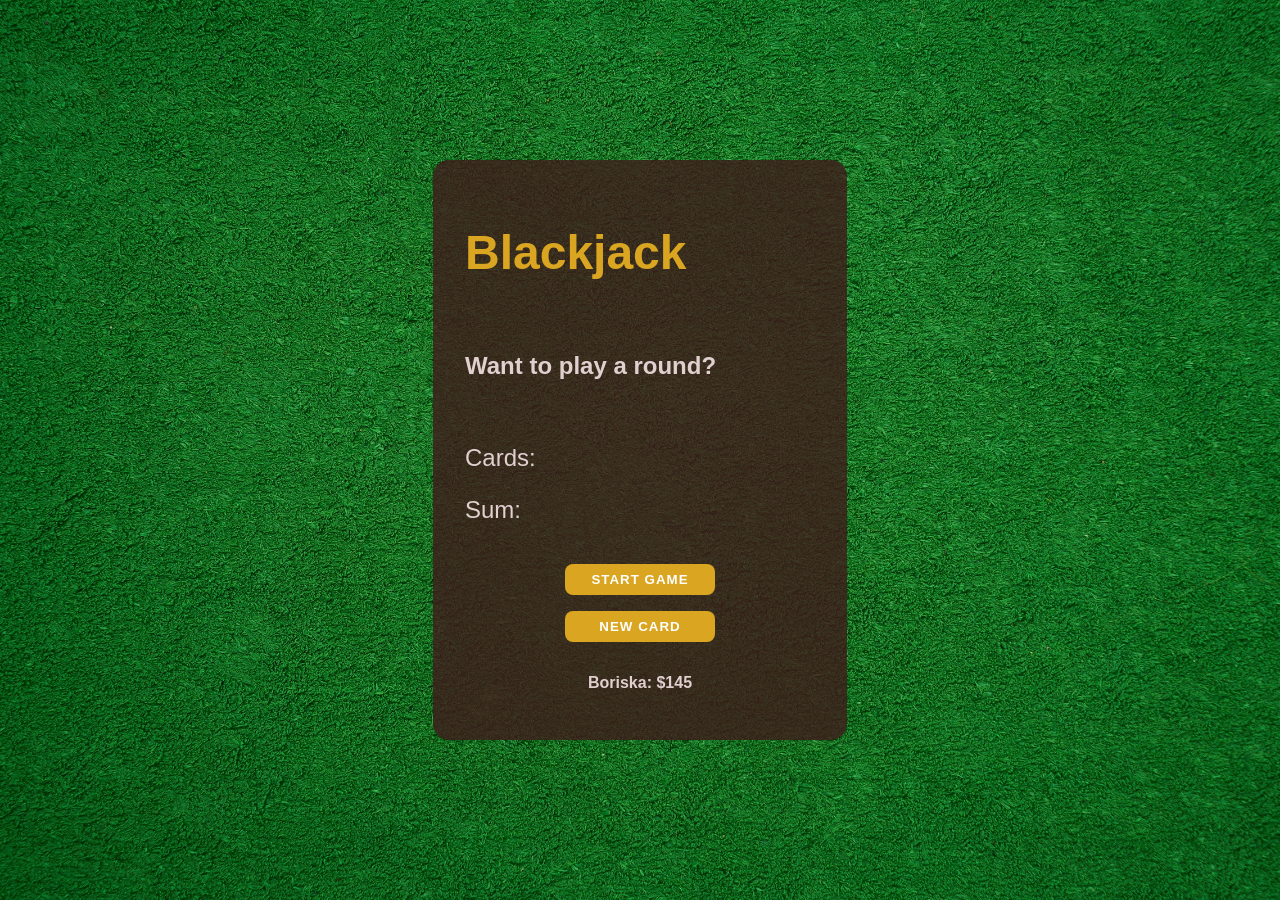
<file: blackjack-game/index.html>
<html lang="en">
<head>
    <meta charset="UTF-8">
    <meta name="viewport" content="width=device-width, initial-scale=1.0">
    <title>live: Blackjack</title>
    <link rel="stylesheet" href="./styles.css">
    <link type="favicon" sizes="32x32" rel="icon" href="../icons8-youtube live-ios_filled-32.png">
    <script src="./script.js" defer></script>
</head>
<body>
    <main>
        <h1>Blackjack</h1>
        <p id="message-el">Want to play a round?</p>
        <div class="score-els">
            <p id="cards-el">Cards:</p>
            <p id="sum-el">Sum:</p>
        </div>
        <button id="play-button" onclick="startGame()">START GAME</button>
        <button id="new-card-button" onclick="drawNewCard()">NEW CARD</button>
        <p id="player-info-el">$: </p>
    </main>

   
</body>
</html>
</file>
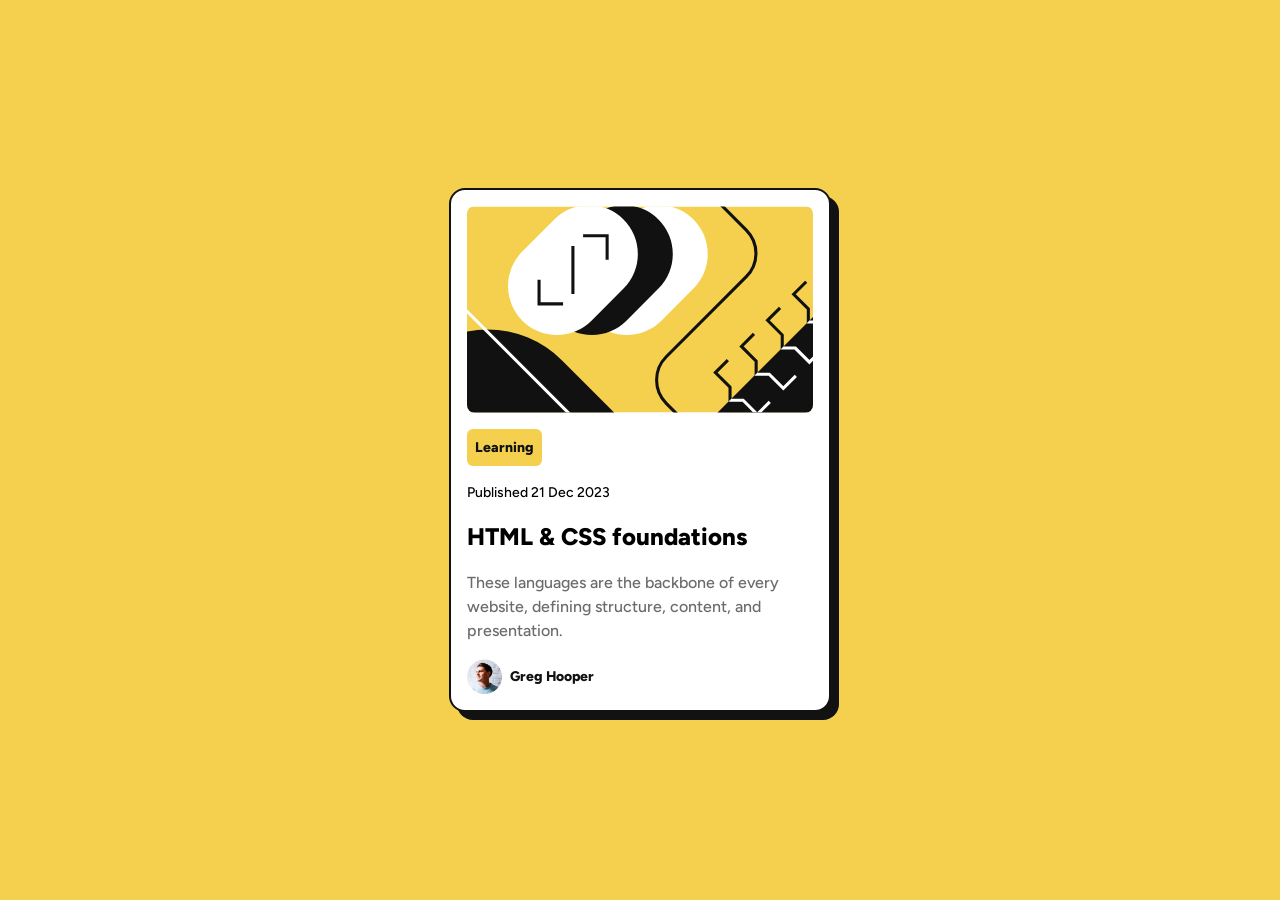
<file: blog-preview-card/index.html>
<!DOCTYPE html>
<html lang="en">
<head>
  <meta charset="UTF-8">
  <meta name="viewport" content="width=device-width, initial-scale=1.0"> 
  <meta name="description" content="A blog preview card component.">

  <link rel="icon" type="image/png" sizes="32x32" href="./assets/images/favicon-32x32.png">

  <link rel="preconnect" href="https://fonts.googleapis.com">
  <link rel="preconnect" href="https://fonts.gstatic.com" crossorigin>
  <link href="https://fonts.googleapis.com/css2?family=Figtree:wght@500;800&display=swap" rel="stylesheet">
    
  <link rel="stylesheet" href="./style.css">
  <title>Blog preview card</title>
</head>
<body>
  <main>
    <article class="card">
        <img src="./assets/images/illustration-article.svg" alt="" class="illustration-article">
        <p class="post-tag text-preset-3-extra-bold">Learning</p>
        <div class="card-text">
          <p class="date-published text-preset-3-medium">Published 21 Dec 2023</p>
          <a href="#" class="article-head text-preset-1">HTML & CSS foundations</a>
          <p class="article-subhead text-preset-2">These languages are the backbone of every website, defining structure, content, and presentation.</p>
        </div>
        <div class="author-info">
          <img src="./assets/images/image-avatar.webp" width="35" height="35" alt="" class="author-pfp">
          <p class="author-name text-preset-3-extra-bold">Greg Hooper</p>
        </div>
    </article>
  </main>  
</body>
</html>
</file>
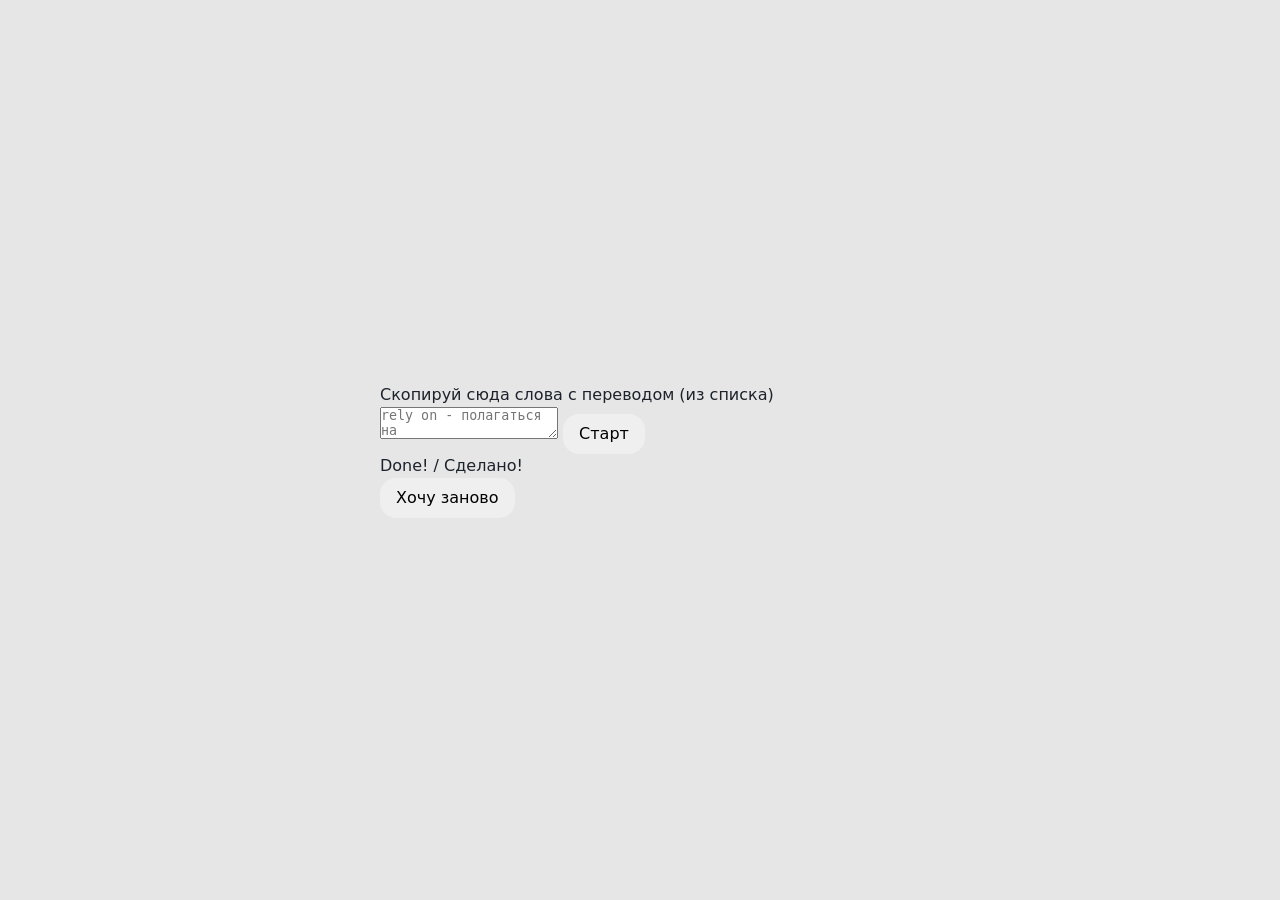
<file: eng-ru-quiz/index.html>
<html lang="en">
<head>
    <meta charset="UTF-8">
    <meta name="viewport" content="width=device-width, initial-scale=1.0">
    <title> Cards / Карточки </title>
    <link rel="stylesheet" href="./styles.css">
    <script src="./script.js" defer></script>
</head>
<body>
    <main>
        <!-- Scr. 1: Paste the words list -->
        <section id="paste">
            <p class="hint">Скопируй сюда слова с переводом (из списка)</p>
            <textarea name="" id="input" placeholder="rely on - полагаться на &#10; fed up - сыт по горло"></textarea>
            <button class="primary" id="start">Старт</button>
        </section>


        <!-- Scr. 2: Train the words -->
         <section id="train">
            <div class="card">
                
            </div>
            <div class="row hidden">
                <button class="yes-know"></button>
                <button class="no-forgot"></button>
            </div>
         </section>

         <!-- Scr. 3: Words done -->
          <section id="words-done">
            <div class="card">Done! / Сделано!</div>
            <button class="primary" id="repeat-quiz">Хочу заново</button>
          </section>
    </main>
</body>
</html>
</file>
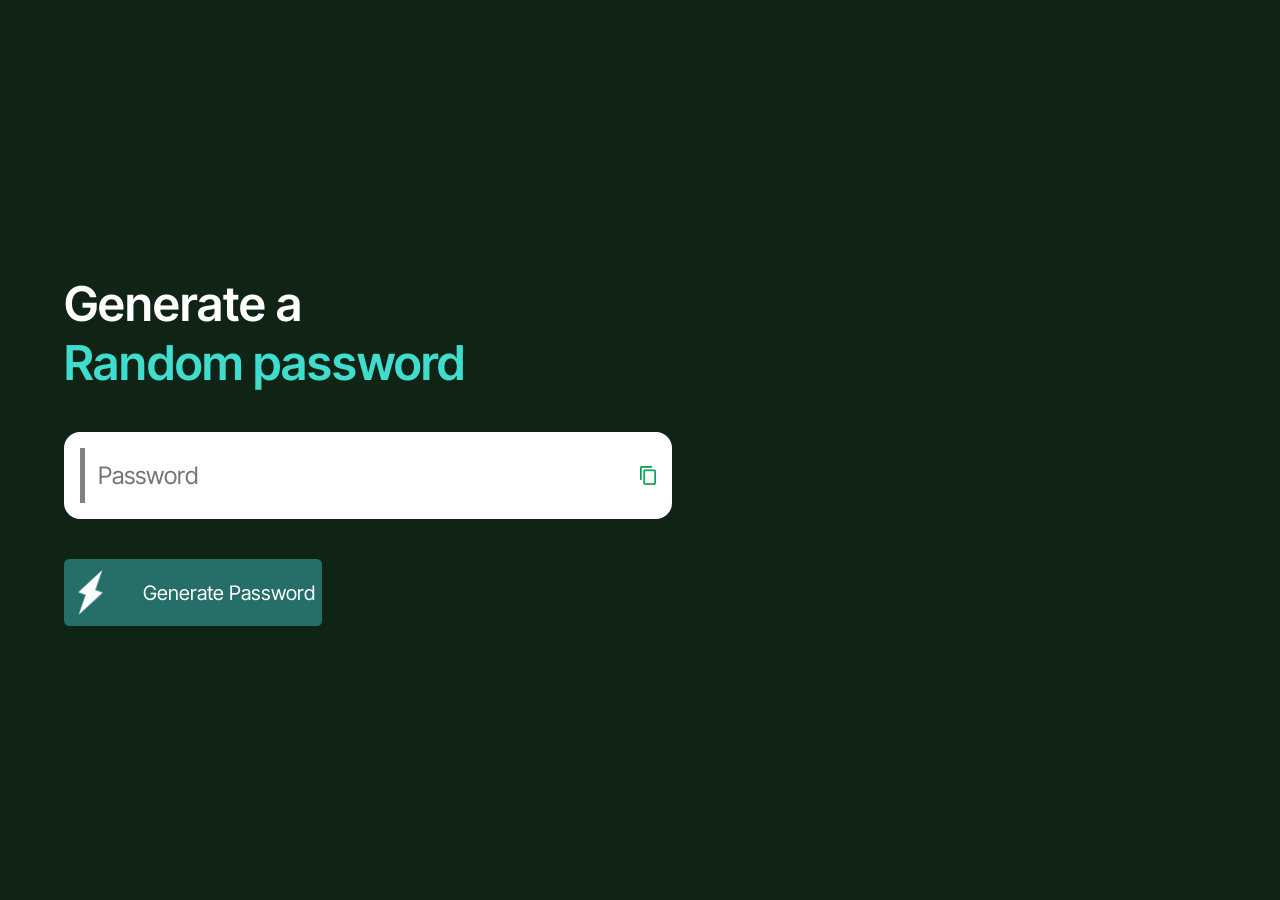
<file: password-generator/index.html>
<html lang="en">
<head>
    <meta charset="UTF-8">
    <meta name="viewport" content="width=device-width, initial-scale=1.0">
    <title>Random Password Generator</title>
    
    <link rel="preconnect" href="https://fonts.googleapis.com">
    <link rel="preconnect" href="https://fonts.gstatic.com" crossorigin>
    <link href="https://fonts.googleapis.com/css2?family=Inter+Tight:ital,wght@0,100..900;1,100..900&family=Poppins:ital,wght@0,100;0,200;0,300;0,400;0,500;0,600;0,700;0,800;0,900;1,100;1,200;1,300;1,400;1,500;1,600;1,700;1,800;1,900&display=swap" rel="stylesheet">
    <link rel="stylesheet" href="./styles.css">
    
    <script defer src="./script.js"></script>
</head>
<body>
    <main class="container">
        <h1>Generate a <br>
            <span>Random password</span>
        </h1>

        <div class="toast"></div>
        
        <div class="display">
            <input type="text" id="password" placeholder="Password">
            <img src="./assets/images/copy.png" onclick="copyPassword()">
        </div>

        <button onclick="createPassword()">
            <img src="./assets/images/generate.png">
            Generate Password
        </button>
    </main>
</body>
</html>
</file>
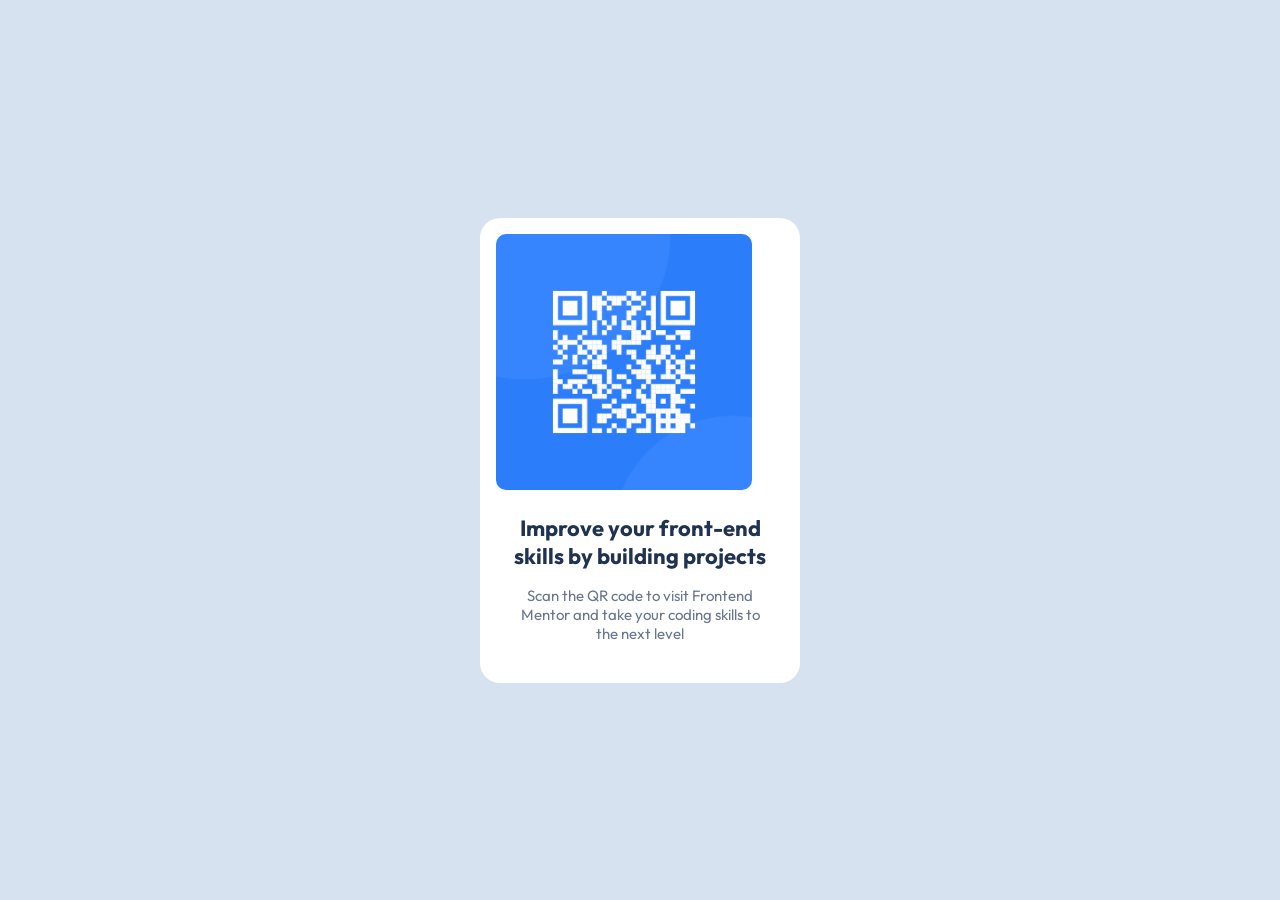
<file: qr-code/index.html>
<!DOCTYPE html>
<html lang="en">
<head>
  <meta charset="UTF-8">
  <meta name="viewport" content="width=device-width, initial-scale=1.0"> 
  <meta name="description" content="QR code component challenge from Frontend Mentor.">
  <link rel="icon" type="image/png" sizes="32x32" href="./images/favicon-32x32.png">  
  <title>QR code component</title>

  <link rel="preconnect" href="https://fonts.googleapis.com">
  <link rel="preconnect" href="https://fonts.gstatic.com" crossorigin>
  <link href="https://fonts.googleapis.com/css2?family=Figtree:ital,wght@0,300..900;1,300..900&family=Outfit:wght@100..900&display=swap" rel="stylesheet">
  <link rel="stylesheet" href="./style.css">  

</head>
<body>
    <main class="card">
      <img src="images/image-qr-code.png" width="288" height="288" alt="QR code linking to frontmentor.io">
      <h1> Improve your front-end skills by building projects </h1>
      <p> Scan the QR code to visit Frontend Mentor and take your coding skills to the next level </p>
    </main>
</body>
</html>
</file>
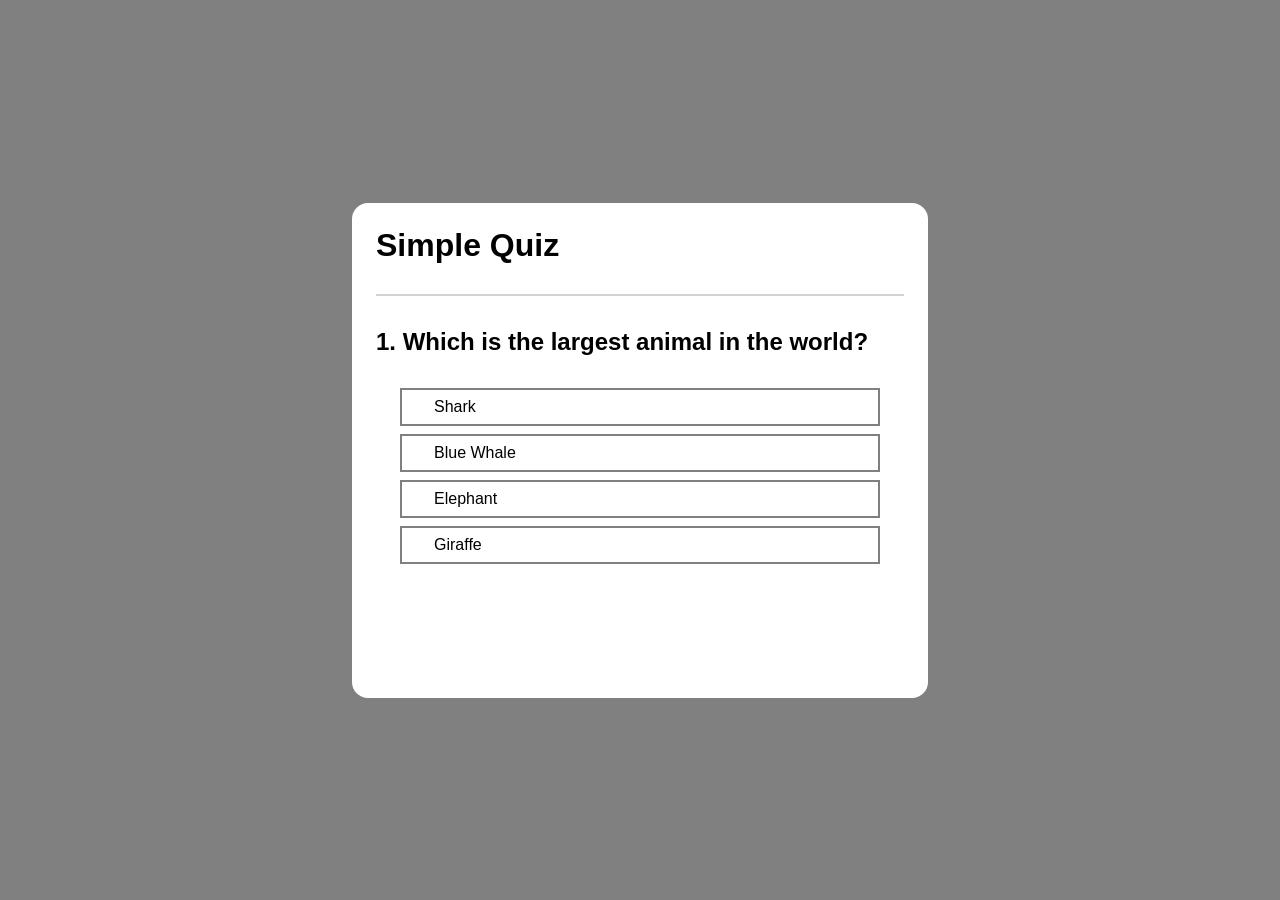
<file: quiz-app/index.html>
<html lang="en">
<head>
    <meta charset="UTF-8">
    <meta name="viewport" content="width=device-width, initial-scale=1.0">
    <title>Quiz App</title>
    <link rel="stylesheet" href="./styles.css">
    <script src="./script.js" defer></script>
</head>
<body>
    <main>
        <h1>Simple Quiz</h1>
        <h2 id="quiz-question">1. Which is the largest animal in the world?</h2>
        <div id="answer-buttons">
            <!-- <button class="answer-button">Answer 1</button>
            <button class="answer-button">Answer 2</button>
            <button class="answer-button">Answer 3</button>
            <button class="answer-button">Answer 4</button> -->
        </div>
        <button id="next-btn" hidden>Next</button>
    </main>
</body>
</html>
</file>
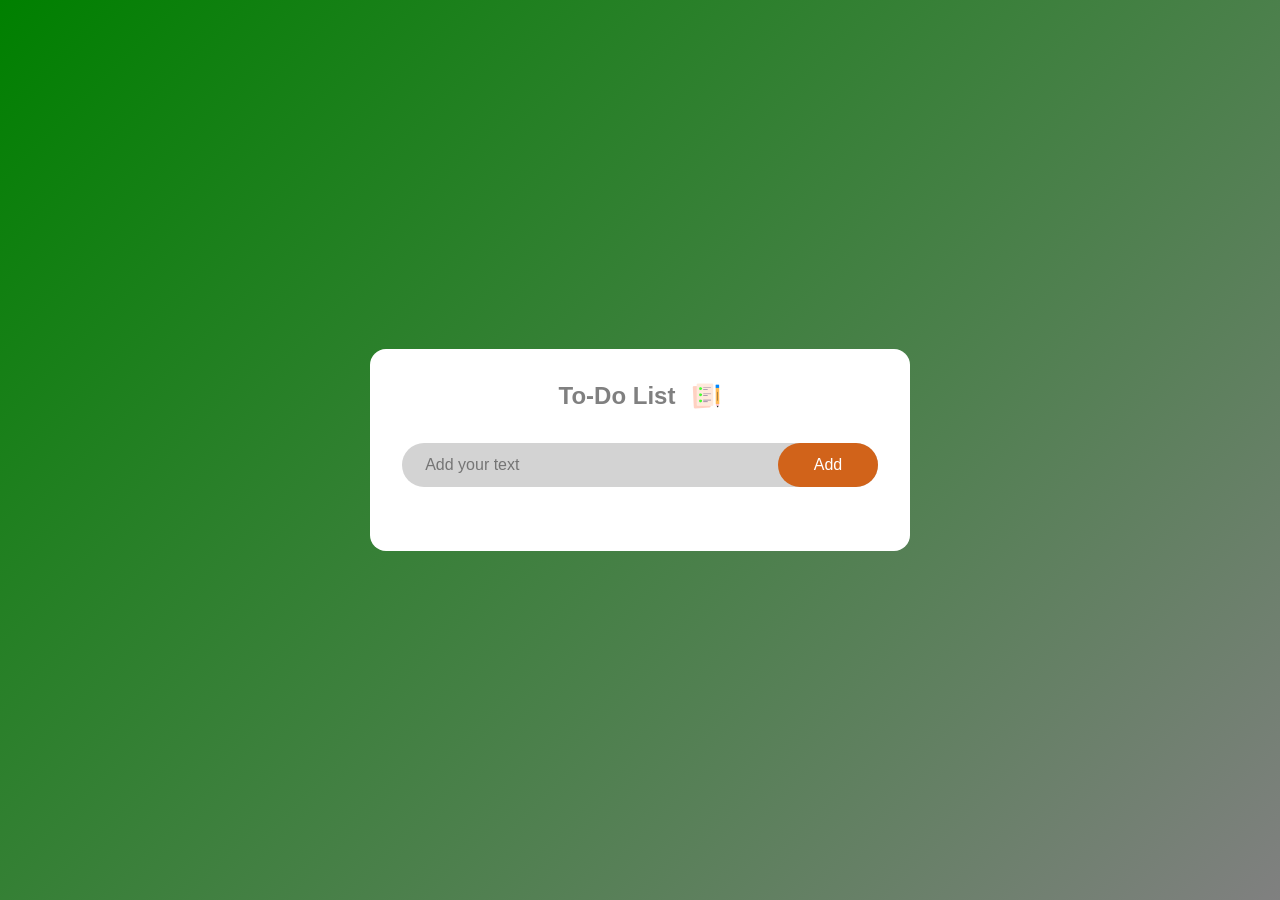
<file: todos/index.html>
<html lang="en">
<head>
    <meta charset="UTF-8">
    <meta name="viewport" content="width=device-width, initial-scale=1.0">
    <title>To-Do List</title>
    <link rel="stylesheet" href="./styles.css">
    <script defer src="./script.js"></script>
</head>
<body>
    <main class="container">
        <div class="todo-app">
            <h2>To-Do List
                <img src="./assets/images/icon.png">
            </h2>
            <div class="input-row">
                <input type="text" id="input-box" placeholder="Add your text">
                <button onclick="addTask()">Add</button>
            </div>
            <ul role="list" id="list-container">
                <!-- <li class="checked">Task 1</li>
                <li>Task 2</li>
                <li>Task 3</li> -->
            </ul>
        </div>
    </main>
</body>
</html>
</file>
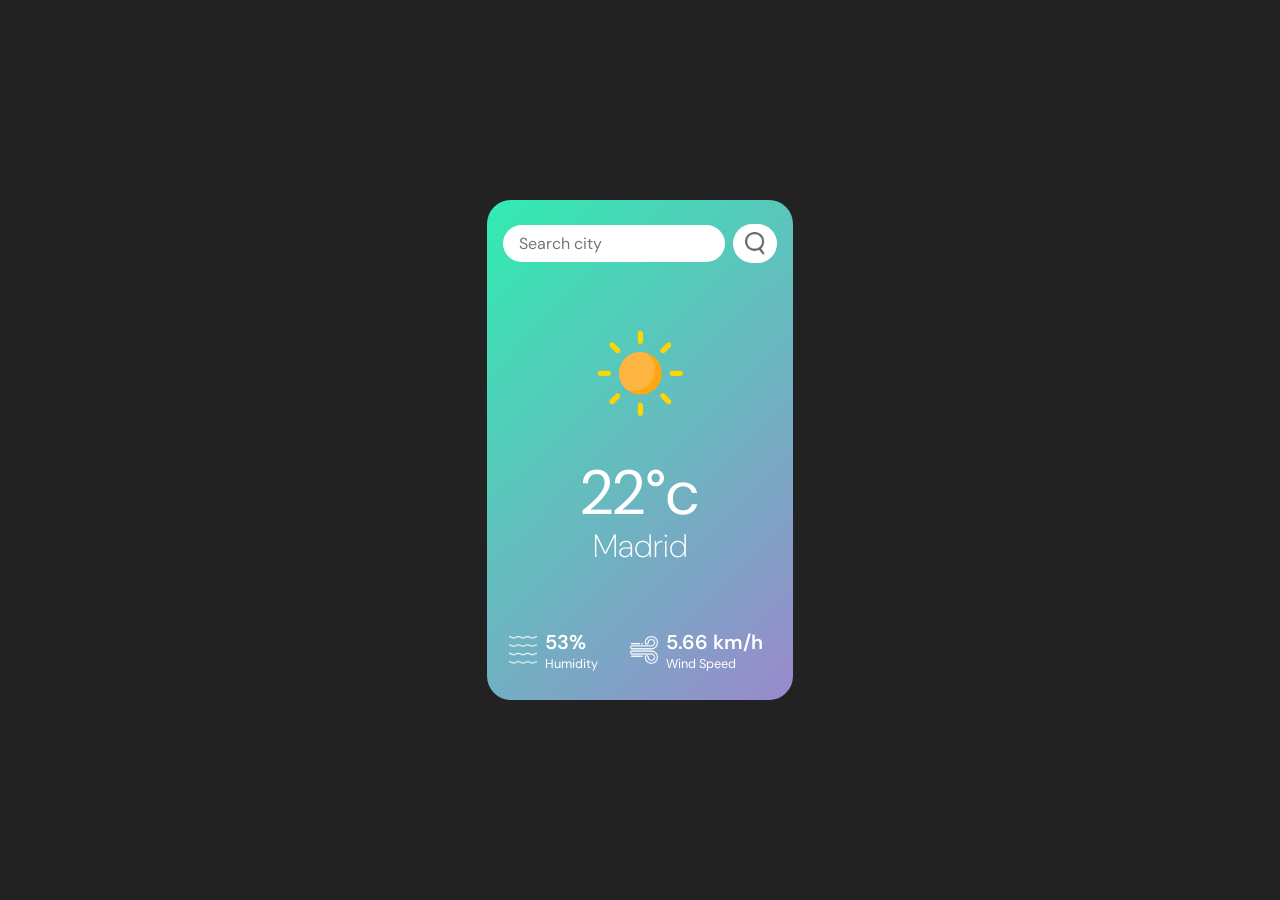
<file: weather-app/index.html>
<html lang="en">
<head>
    <meta charset="UTF-8">
    <meta name="viewport" content="width=device-width, initial-scale=1.0">
    <title>Weather</title>
    
    <link rel="preconnect" href="https://fonts.googleapis.com">
    <link rel="preconnect" href="https://fonts.gstatic.com" crossorigin>
    <link rel="stylesheet" href="https://fonts.googleapis.com/css2?family=DM+Sans:wght@200;400;600&display=swap">
    <link rel="stylesheet" href="./styles.css">
    <script src="./script.js" defer></script>
</head>
<body>
    <main>
        <article class="weather-card">
            <div class="search-row">
                <form action="" class="search">
                    <input type="text" placeholder="Search city"
                    spellcheck="false">
                    <button type="button">
                        <img width="20" src="./assets/images/search.png" alt=""></img>
                    </button>
                </form>
            </div>

            <div class="toast"></div>
            
            <div class="main-info">
                <img width="130" class="weather-icon" src="./assets/images/clear.png"></img>
                <h1 class="degrees celsius">22°c</h1>
                <h2 class="city">Madrid</h2>
            </div>
            
            <div class="weather-stats">
                <div>
                    <img src="./assets/images/humidity.png"></img>
                    <div class="weather-stats-text">
                        <p class="stats-value humidity">53%</p>
                        <p>Humidity</p>
                    </div>
                </div>
   
                <div>
                    <img src="./assets/images/wind.png"></img>
                    <div class="weather-stats-text">
                        <p class="stats-value wind">5.66 km/h</p>
                        <p>Wind Speed</p>
                    </div>
                </div>
            </div>
        </article>
    </main>
</body>
</html>
</file>
<file: blackjack-game/styles.css>
body {
    font-family: 'Trebuchet MS', 'Lucida Sans Unicode', 'Lucida Grande', 'Lucida Sans', Arial, sans-serif;
    background-image: url("./assets/images/casino-tablecloth.jpg");
    background-size: cover;
    background-attachment: fixed;
    
    display: grid;
    place-items: center;
}

main {
    max-height: 100dvh;
    width: 350px;
    padding: 2rem;
    border-radius: 1rem;

    font-size: 1.5rem;
    font-weight: bold;
    color: rgb(225, 208, 208);

    background-color: hsla(0, 38%, 18%, 0.8);

    display: flex;
    flex-direction: column;
    gap: 1rem;
}

h1 {
    color: goldenrod;
}

#player-info-el {
    align-self: center;
    font-size: 1rem;
}

.score-els {
    font-weight: normal;
}

button {
    background-color: goldenrod;
    padding: 0.5rem;
    border-radius: 0.5rem;
    color: white;
    font-weight: 600;
    width: 150px;
    letter-spacing: 1px;
    border: none;

    align-self: center;

    cursor: pointer;
}

button:hover {
    background-color: darkgreen;
    transition: 0.2s ease-in;
}
</file>
<file: blog-preview-card/style.css>
:root {
    --main-yellow: hsl(47, 88%, 63%);
    --white: hsl(0, 0%, 100%);
    --gray-500: hsl(0, 0%, 42%);
    --gray-950: hsl(0, 0%, 7%);

    --spacing-50: 0.25rem; /* 4px */
    --spacing-100: 0.5rem; /* 8px */
    --spacing-150: 0.75rem; /* 12px */
    --spacing-300: 1.5rem; /* 24px */
}

* { 
    margin: 0;
    padding: 0; 
    box-sizing: border-box;
}

body {
    font-family: "Figtree", sans-serif;
    line-height: 150%;
    letter-spacing: 0px;

    display: grid;
    place-content: center;
    min-height: 100dvh;
    padding: 1.25rem;

    background-color: var(--main-yellow);
}

.card {
    max-width: 382px;
    border: 2px solid var(--gray-950);
    border-radius: 1rem;
    padding: 1rem; 

    box-shadow: 8px 8px 0 var(--gray-950);

    display: flex;
    flex-direction: column;
    gap: 1rem;

    background-color: var(--white);
}

img.illustration-article {
    border-radius: 0.5rem;
    width: 100%;
}

.post-tag {
    padding: 0.5rem;
    border-radius: 0.375rem;
    text-decoration: none;
    color: var(--gray-950);

    align-self: flex-start;

    background-color: var(--main-yellow);
}

.card-text {
    display: flex;
    flex-direction: column;
    gap: 1rem;
    text-align: left;
}

.article-head a {
    color: inherit;
    text-decoration: none;
}

.article-head:link,
.article-head:visited {
    color: inherit;
    text-decoration: none;
} 

.article-head:hover,
.article-head:focus-visible {
    color: var(--main-yellow);
}

.article-subhead {
    color: var(--gray-500);
}

.author-name {
    color: var(--gray-950);
}

.post-tag:hover,
.post-tag:focus-visible {
    background-color: var(--white);
    outline: 1px solid var(--gray-950);
}

.author-info {
    display: flex;
    align-items: center;
    gap: var(--spacing-100);
}

.text-preset-1 {
    font-size: 1.5rem;
    font-weight: 800;
    line-height: 150%;
    letter-spacing: 0;
}

.text-preset-2 {
    font-size: 1rem;
    font-weight: 500;
    line-height: 150%;
    letter-spacing: 0;
}

.text-preset-3-medium {
    font-size: 0.875rem;
    font-weight: 500;
    line-height: 150%;
    letter-spacing: 0;
}

.text-preset-3-extra-bold {
    font-size: 0.875rem;
    font-weight: 800;
    line-height: 150%;
    letter-spacing: 0;
}
</file>
<file: eng-ru-quiz/styles.css>
:root {
    --bkgd: oklch(92.494% 0.00011 271.152);
    --ink: oklch(25% 0.02 260);
    --green: oklch(58% 0.14 155);
    --green-soft: oklch(94% 0.05 155);
    --red: oklch(58% 0.19 25);
    --red-soft: oklch(94% 0.04 25);
}

* {
    box-sizing: border-box;
    margin: 0;
    padding: 0;
}

body {
    min-height: 100dvh;

    display: grid;
    place-items: center;

    font-family: "Onest", system-ui, -apple-system, BlinkMacSystemFont, 'Segoe UI', Roboto, Oxygen, Ubuntu, Cantarell, 'Open Sans', 'Helvetica Neue', sans-serif;
    font-size: 1rem;
    line-height: 1.5;

    background: var(--bkgd);
    color: var(--ink);
}

main {
    width: min(92vw, 520px);
}

button {
    font: inherit;
    padding: 0.5rem 1rem;
    border: none;
    border-radius: 1rem;
    cursor: pointer;
}

button:hover {

}

.card.green {

}

.card.red {

}

.hidden {
    display: none;
}
</file>
<file: password-generator/styles.css>
* {
    margin: 0;
    padding: 0;
    font-family: "Inter Tight", sans-serif;
    box-sizing: border-box;
}

body {
    background: hsl(134, 40%, 10%);
    color: hsl(0, 0%, 100%);
}

.container {
    height: 100dvh;

    display: grid;
    place-items: center start;
    align-content: center;

    margin-left: 4rem;
    max-width: 1440px;
}

.display {
    width: 50%;
    margin-top: 2.5rem;
    margin-bottom: 2.5rem;
    background: white;
    color: hsl(0, 0%, 50%);

    display: flex;
    align-items: center;
    justify-content: space-between;
    padding: 1rem;
    border-radius: 1rem;
}

.container h1 {
    font-weight: 600;
    font-size: 3rem;
}

.container h1 span {
    color:  hsl(174, 70%, 56%);
}

.display img {
    width: 1rem;
    cursor: pointer;
}

.display input {
    border: 0;
    outline: 0;
    font-size: 1.5rem;
    border-left: 5px solid grey;
    padding: 0.825rem;
}

.container button img {
    width: 2rem;
    margin: 0.25rem;
}

.container button {
    display: flex;
    align-items: center;
    gap: 2rem;
    
    border: 0;
    border-radius: 0.325rem;
    outline: 0;

    font-size: 1.25rem;
    padding: 0.425rem;
    color: hsl(0, 0%, 100%);
    background-color: hsl(174, 50%, 29%);

    cursor: pointer;
}

.toast {
    position: fixed;
    top: 30px;
    left: 50%;
    transform: translateX(-50%) translateY(100px);
    background: var(--gray-400); 
    color: var(--white-50);
    padding: var(--space-100) var(--space-200);
    border-radius: var(--radius-md);
    opacity: 0;
    transition: all 0.3s ease;
    pointer-events: none;
}

/* Show toast when generated password gets copied */
.toast.show {
    transform: translateX(-50%) translateY(0);
    opacity: 1;
}
</file>
<file: qr-code/style.css>
@import url('https://fonts.googleapis.com/css2?family=Outfit:wght@100..900&display=swap');

:root {
    --raw-white: hsl(0, 0%, 100%);
    --slate-300: hsl(212, 45%, 89%);
    --slate-500: hsl(216, 15%, 48%);
    --slate-900: hsl(218, 44%, 22%);
}

* {
    margin: 0;
    padding: 0;
    box-sizing: border-box;
}

body {
    font-family: "Outfit", sans-serif;
    background-color: var(--slate-300);
    min-height: 100dvh;
    display: grid;
    place-content: center;
    padding: 1.25rem;
}

.card {
    display: grid;
    gap: 1rem;
    max-width: 320px;
    padding: 1rem 2rem 2.5rem;
    border-radius: 1.25rem;
    text-align: center;

    background-color: var(--raw-white);
}

.card img {
    width: 100%;
    height: auto;
    margin-inline: -1rem;
    margin-bottom: 0.5rem;
    border-radius: 0.625rem;
}

.card h1 {
    color: var(--slate-900);
    font-size: 1.375rem;
    font-weight: 700;
}

.card p {
    color: var(--slate-500);
    font-weight: 400;
    font-size: 0.9375rem;
}
</file>
<file: quiz-app/styles.css>
* {
    margin: 0;
    padding: 0;
    font-family:'Gill Sans', 'Gill Sans MT', Calibri, 'Trebuchet MS', sans-serif;
    box-sizing: border-box;
}

body {
    background: gray;
    display: grid;
    place-items: center;
}

main {
    background: white;
    width: 100%;
    height: 100dvh;
    max-height: 55%;
    max-width: 45%;
    border-radius: 1rem;

    display: flex;
    flex-direction: column;
    gap: 2rem;
    padding: 1.5rem;
}

h1 {
    font-size: 2rem;
    padding-bottom: 30px;
    border-bottom: 2px solid lightgray;
}

#answer-buttons {
    display: flex;
    flex-direction: column; 
    gap: 0.5rem;
    padding: 0rem 1.5rem;
}

.answer-button {
    background: transparent;
    border: 2px solid gray;
    padding: 0.5rem 2rem;
    cursor: pointer;
    font-size: 1rem;
    transition: all 0.3s;
    text-align: start;
}

.answer-button:hover:not([disabled]){
    background-color: hsl(0, 0%, 88%);
}

.answer-button:disabled {
    cursor: no-drop;
    color: hsl(0, 0%, 30%);
}

button#next-btn {
    align-self: center;
    padding: 0.5rem 1.5rem;
    border: none;
    background-color: hsl(0, 0%, 58%);
    color: white;
}

button#next-btn:hover {
    transform: translateY(-2px);
    background-color:hsl(0, 0%, 78%);
}

.correct {
    background: rgb(79, 146, 79);
}

.incorrect {
    background: rgb(169, 81, 81);
}
</file>
<file: todos/styles.css>
* {
    margin: 0;
    padding: 0;
    font-family:'Gill Sans', 'Gill Sans MT', Calibri, 'Trebuchet MS', sans-serif;
    box-sizing: border-box;
}

.container {
    width: 100%;
    min-height: 100dvh;
    background: linear-gradient(135deg, green, gray);
    padding: 1rem;

    display: grid;
    place-items: center;
}

.todo-app {
    width: 100%;
    max-width: 540px;
    background: white;
    padding: 2rem;
    border-radius: 1rem;
}

.todo-app h2 {
    color: gray;
    display: flex;
    gap: 1rem;
    align-items: center;
    justify-content: center;
    margin-bottom: 2rem;
}

.todo-app img {
    width: 30px;
}

.input-row {
    display: grid;
    grid-template-columns: 1fr 100px;
    gap: 1rem;    
    background-color: lightgray;
    border-radius: 1.5rem;
    
    /* padding: 0.5rem; */
}

input {
    border: none;
    outline: none;
    background-color: transparent;
    padding: 0.825rem;
    margin-left: 0.625rem;
    font-size: 1rem;
}

.input-row button {
    border-radius: 1rem;
    border: none;
    outline: none;
    padding: 0.625rem;   
    background-color: rgb(209, 99, 26);
    color: white;
    font-size: 1rem;
    cursor: pointer;
    border-radius: 1.5rem;
}

ul {
    display: flex;
    flex-direction: column;
    gap: 10px;
    margin: 1rem;
}

ul li {
    list-style: none;
    position: relative;
    font-size: 1rem;
    cursor: pointer;
    user-select: none;
    padding-left: 2.25rem;
}

ul li:before {
    content: '';
    position: absolute;
    left: 0;
    top: 50%;
    transform: translateY(-50%); 
    height: 1.5rem;
    width: 1.5rem;
    background-image: url(./assets/images/unchecked.png);
    background-size: cover;
}

ul li.checked {
    color: lightgray;
    text-decoration: line-through;
}

ul li.checked::before {
    background-image: url(./assets/images/checked.png);
}

ul li span {
    font-size: 1.5rem;
    color: gray;
    position: absolute;
    right: 0;
    top: 50%;
    transform: translateY(-50%);
    width: 1.5rem;
    height: 1.5rem;
    line-height: 1.5rem;
    text-align: center;
}

ul li span:hover {
    background: rgb(210, 217, 220);
}
</file>
<file: weather-app/styles.css>
/* MODERN CSS RESET */
*, *::before, *::after {
    box-sizing: border-box;
    margin: 0;
    padding: 0;
}
 
img, picture, video, canvas, svg {
    display: block;
    max-width: 100%;
}
 
input, button, textarea, select {
    font: inherit;
}
 
p, h1, h2, h3, h4, h5, h6 {
    overflow-wrap: break-word;
}
 
button {
    background: none;
    border: none;
    padding: 0;
    margin: 0;
    cursor: pointer;
}


:root {
    --white-50: hsl(0, 0%, 100%);
    --gray-400: hsl(220, 10%, 65%);
    --gray-800: hsl(0, 0%, 13.3%);

    --turquoise-300: hsl(161, 83%, 56%); 
    --purple-400: hsl(255, 40%, 67%); 

    /* Desktop */
    --fs-300: 0.875rem;   
    --fs-400: 1rem;       
    --fs-500: 1.25rem;    
    --fs-600: 2rem;
    --fs-700: 3rem; 

    --fw-regular: 200;
    --fw-medium: 400;
    --fw-bold: 600;

    --space-100: 0.5rem;
    --space-200: 1rem;
    --space-300: 1.5rem;
    --space-400: 2rem;
 
    --radius-md: 1.5rem;
}

body {
    font-family: "DM Sans", sans-serif;
    background-color: var(--gray-800);
    
    display: grid;
    place-items: center;
    min-height: 100dvh;
}

.weather-card {
    max-width: 470px;
    min-height: 500px;
    background: linear-gradient(135deg, var(--turquoise-300), var(--purple-400));
    color: var(--white-50);
    border-radius: var(--radius-md);
    display: grid;
    grid-template-rows: 15% auto 20%;
}

.search-row > form, .main-info, .weather-stats {
    display: flex;
    justify-content: center;
}

.search-row > form {
    align-items: center;
    margin: var(--space-300) var(--space-200);
    gap: var(--space-100);
}

.search-row input {
    height: var(--space-500);
    
    padding: var(--space-100) var(--space-200);

    border: none;
    outline: none;
    border-radius: var(--radius-md);
}

.search-row button {
    height: var(--space-500);
    background-color: var(--white-50);
    border-radius: var(--radius-md);
    padding: var(--space-100) calc(var(--space-100) * 1.5);
}

.toast {
    position: fixed;
    top: 30px;
    left: 50%;
    transform: translateX(-50%) translateY(100px);
    background: var(--gray-400); 
    color: var(--white-50);
    padding: var(--space-100) var(--space-200);
    border-radius: var(--radius-md);
    opacity: 0;
    transition: all 0.3s ease;
    pointer-events: none;
}

.main-info {
    flex-direction: column;
    align-items: center;
    font-weight: var(--fw-regular);
}

.main-info img {
    margin-bottom: var(--space-300);
}

h1.degrees {
    font-size: calc(var(--fs-700)* 1.3);
    line-height: 1;
    font-weight: var(--fw-medium);
}

h2.city {
    font-size: var(--fs-600);
    font-weight: var(--fw-regular); 
}

.weather-stats {
    gap: var(--space-300);
}

.weather-stats > div {
    display: flex;
    flex-direction: row;
    align-items: center;
}

.weather-stats img {
    aspect-ratio: 1 / 1;
    width: 28px;
    height: 28px;
}

.weather-stats-text {
    display: flex;
    flex-direction: column;
    padding: var(--space-100);
}

p.stats-value {
    font-size: var(--fs-500);
    font-weight: var(--fw-bold);
}

.weather-stats-text:nth-child(2) {
    font-size: calc(var(--fs-300) / 1.1);
}

/* Hide on faulty input: */
.toast.show {
    transform: translateX(-50%) translateY(0);
    opacity: 1;
}

.main-info,
.weather-stats {
    transition: opacity 0.3s ease;
}

.main-info.hidden,
.weather-stats.hidden {
    opacity: 0.2;
}


/* TESTS, CLEAN OUT */ 
/* form > * {
    border: 1px solid rgb(142, 85, 198);
}

.weather-card div {
    border: 1px solid rgb(134, 58, 210);
}

.main-info > * {
    border: 1px solid rgb(240, 216, 31);
}

.weather-stats > * {
    border: 1px solid rgb(0, 15, 218);
} */
</file>
